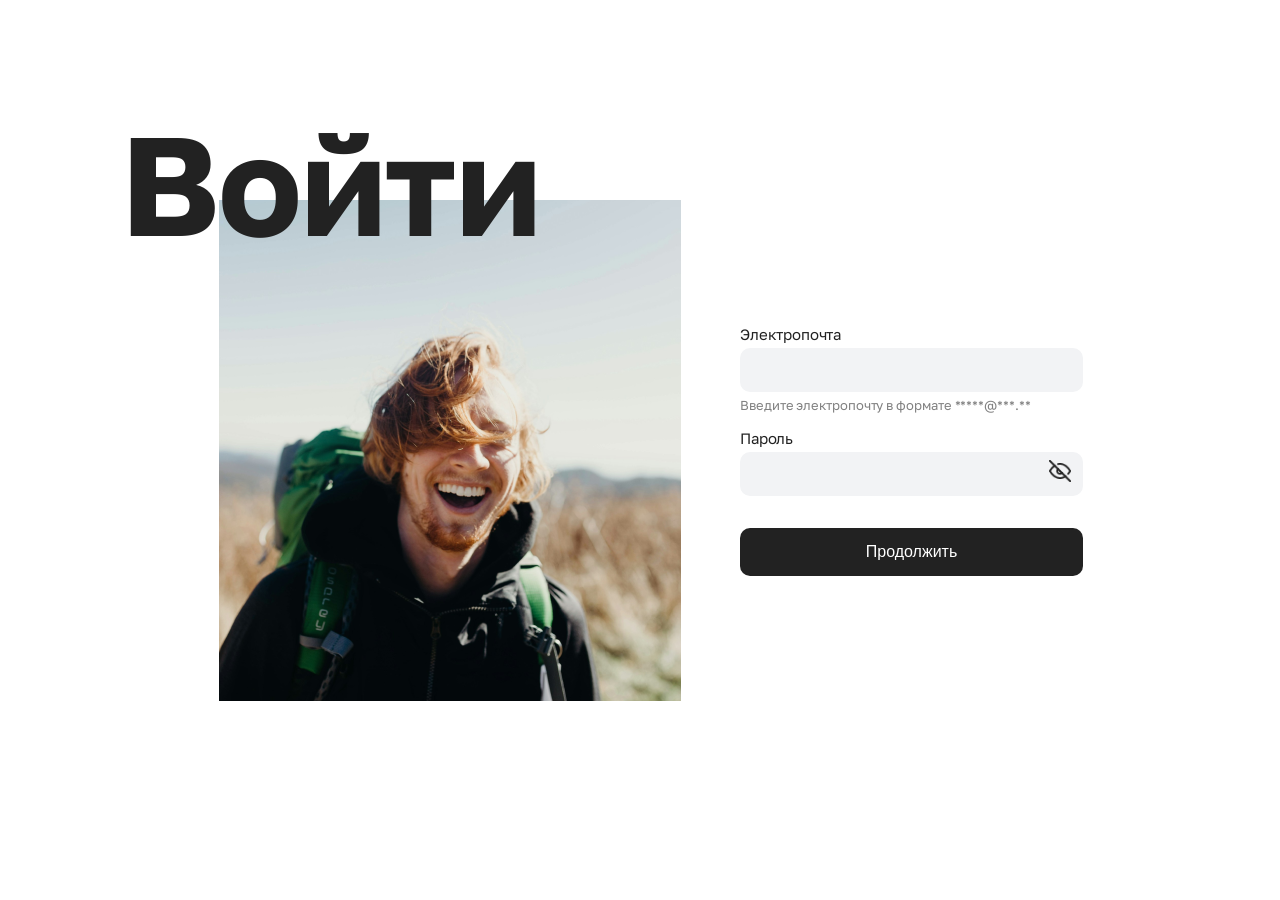
<file: login/index.html>
<!DOCTYPE html>
<html>
<head>
    <link rel="preconnect" href="https://fonts.googleapis.com">
    <link rel="preconnect" href="https://fonts.gstatic.com" crossorigin>
    <link href="https://fonts.googleapis.com/css2?family=Golos+Text:wght@400;500;600;700;800;900&display=swap" rel="stylesheet">
    <link href="login_style.css" rel="stylesheet">
    <meta charset="UTF-8">
</head>
<body>
    <div class="welcome">
        <h1 class="welcome__title">Войти</h1>
        <img class="welcome__user-image" src="images/photo_man.png" alt="Photo of a simple man">
    </div>
    <div class="auth">
        <div class="auth__fields">
            <form class="auth__field">
                <label class="auth__label">Электропочта</label>
                <input class="auth__input auth__input-email" type="text">
                <p class="auth__hint">Введите электропочту в формате *****@***.**</p>
            </form>
            <form class="auth__field">
                <label class="auth__label">Пароль</label>
                <div class="auth__password-wrapper">
                    <input class="auth__input auth__input-password" type="text">
                    <div class="auth__vision">
                        <img class="auth__icon auth__icon-eye" src="images/eye_vector.png" alt="Vision">
                        <img class="auth__icon auth__icon-slash" src="images/slash_vector.png" alt="Vision">
                    </div>
                </div>
            </form>
        </div>
        <button class="auth__button">
            <span class="auth__button-text">Продолжить</span>
        </button>
    </div>
</body>
</html>
</file>
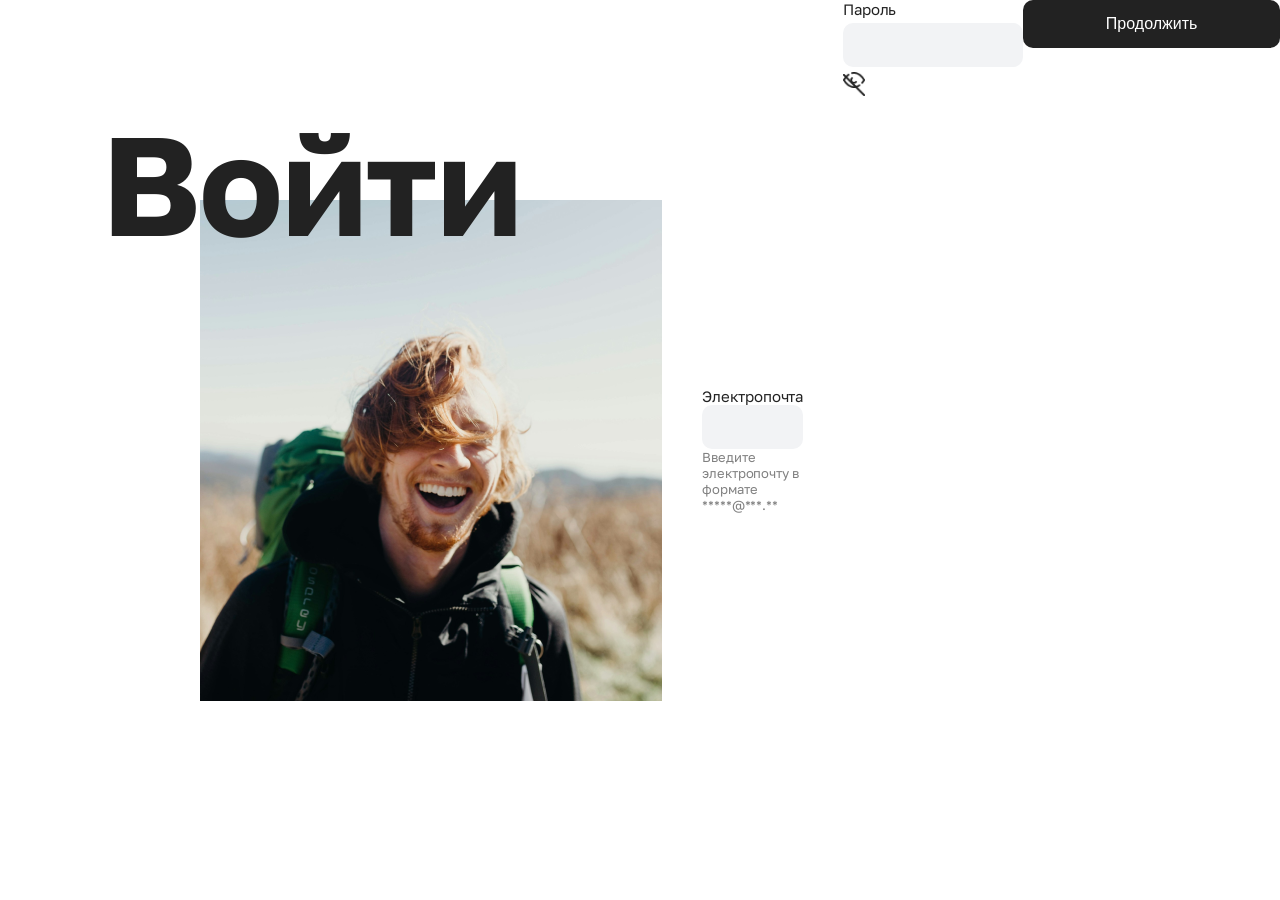
<file: login/login.html>
<!DOCTYPE html>
<html>
<head>
    <link rel="preconnect" href="https://fonts.googleapis.com">
    <link rel="preconnect" href="https://fonts.gstatic.com" crossorigin>
    <link href="https://fonts.googleapis.com/css2?family=Golos+Text:wght@400;500;600;700;800;900&dis
    play=swap" rel="stylesheet">
    <link href="login_style.css" rel="stylesheet">
    <meta charset="UTF-8">
</head>
<body>
    <form class="welcome">
        <img class="welcome__user-image" src="photo_man.png" alt="Photo of a simple man">
        <h1 class="welcome__title">Войти</h1>
    </form>
    <form class="auth">
        <form class="auth__fields">
            <form class="auth__field">
                <label class="auth__label">Электропочта</label>
                <input class="auth__input auth__input-email" type="text">
                <p class="auth__hint">Введите электропочту в формате *****@***.**</p>
            </form>
            <form class="auth__field">
                <label class="auth__label">Пароль</label>
                <input  class="auth__input auth__input-password" type="text">
                <form class="auth__vision">
                    <img  class="auth__icon auth__icon-eye" src="eye_vector.png" alt="Vision">
                    <img  class="auth__icon auth__icon-slash" src="slash_vector.png" alt="Vision">
                </form>
            </form>
        </form>
        <button class="auth__button">
            <span class="auth__button-text">Продолжить</span>
        </button>
    </form>
</body>
</html>
</file>
<file: login/login_style.css>
* {
    margin: 0;
    padding: 0;
    box-sizing: border-box;
}

body {
    min-height: 100vh;
    font-family: 'Golos Text', sans-serif;
    display: flex;
}

.welcome {
    flex: 1;
    display: flex;
    flex-direction: column;
    justify-content: center;
    align-items: center;
    margin: 0 0 0 200px;
}

.welcome__user-image {
    width: 462px;
    height: 501px;
}

.welcome__title {
    font-weight: 700;
    font-size: 140px;
    line-height: 180px;
    letter-spacing: -1.5px;
    color: #222222;
    margin: 0 240px 535px 0;
    position: absolute;
}

.auth {
    flex: 1;
    display: flex;
    flex-direction: column;
    justify-content: center;
    padding: 0 40px;
}

.auth__fields {
    width: 343px;
    display: flex;
    flex-direction: column;
    gap: 16px;
    margin: 0 0 32px 0;
}

.auth__field {
    display: flex;
    flex-direction: column;
    gap: 5px;
    margin: 0;
    padding: 0;
    border: none;
    background: none;
}

.auth__label {
    font-weight: 400;
    font-size: 15px;
    line-height: 18px;
    letter-spacing: -0.15px;
    color: #222222;
    margin: 0;
    padding: 0;
}

.auth__password-wrapper {
    position: relative;
}

.auth__input {
    width: 100%;
    min-height: 44px;
    border-radius: 10px;
    background-color: #F2F3F5;
    border: none;
    font-family: 'Golos Text', sans-serif;
    font-size: 15px;
    color: #222222;
    padding: 13px 12px;
}

.auth__input-email {
    padding: 13px 12px;
}

.auth__input-password {
    padding: 13px 45px 13px 12px;
}

.auth__vision {
    position: absolute;
    right: 12px;
    top: 50%;
    margin: -11px 0 0 0;
    cursor: pointer;
}

.auth__icon {
    width: 22px;
    display: block;
}

.auth__icon-eye {
    height: 16px;
}

.auth__icon-slash {
    height: 22px;
    margin: -19px 0 0 0;
}

.auth__hint {
    font-weight: 400;
    font-size: 13px;
    line-height: 16px;
    letter-spacing: -0.08px;
    color: #808080;
    margin: 0;
    padding: 0;
}

.auth__button {
    width: 343px;
    height: 48px;
    background-color: #222222;
    border-radius: 10px;
    padding: 0 16px;
    cursor: pointer;
    border: none;
}

.auth__button-text {
    font-weight: 500;
    font-size: 16px;
    line-height: 100%;
    letter-spacing: 0;
    color: #FFFFFF;
}
</file>
